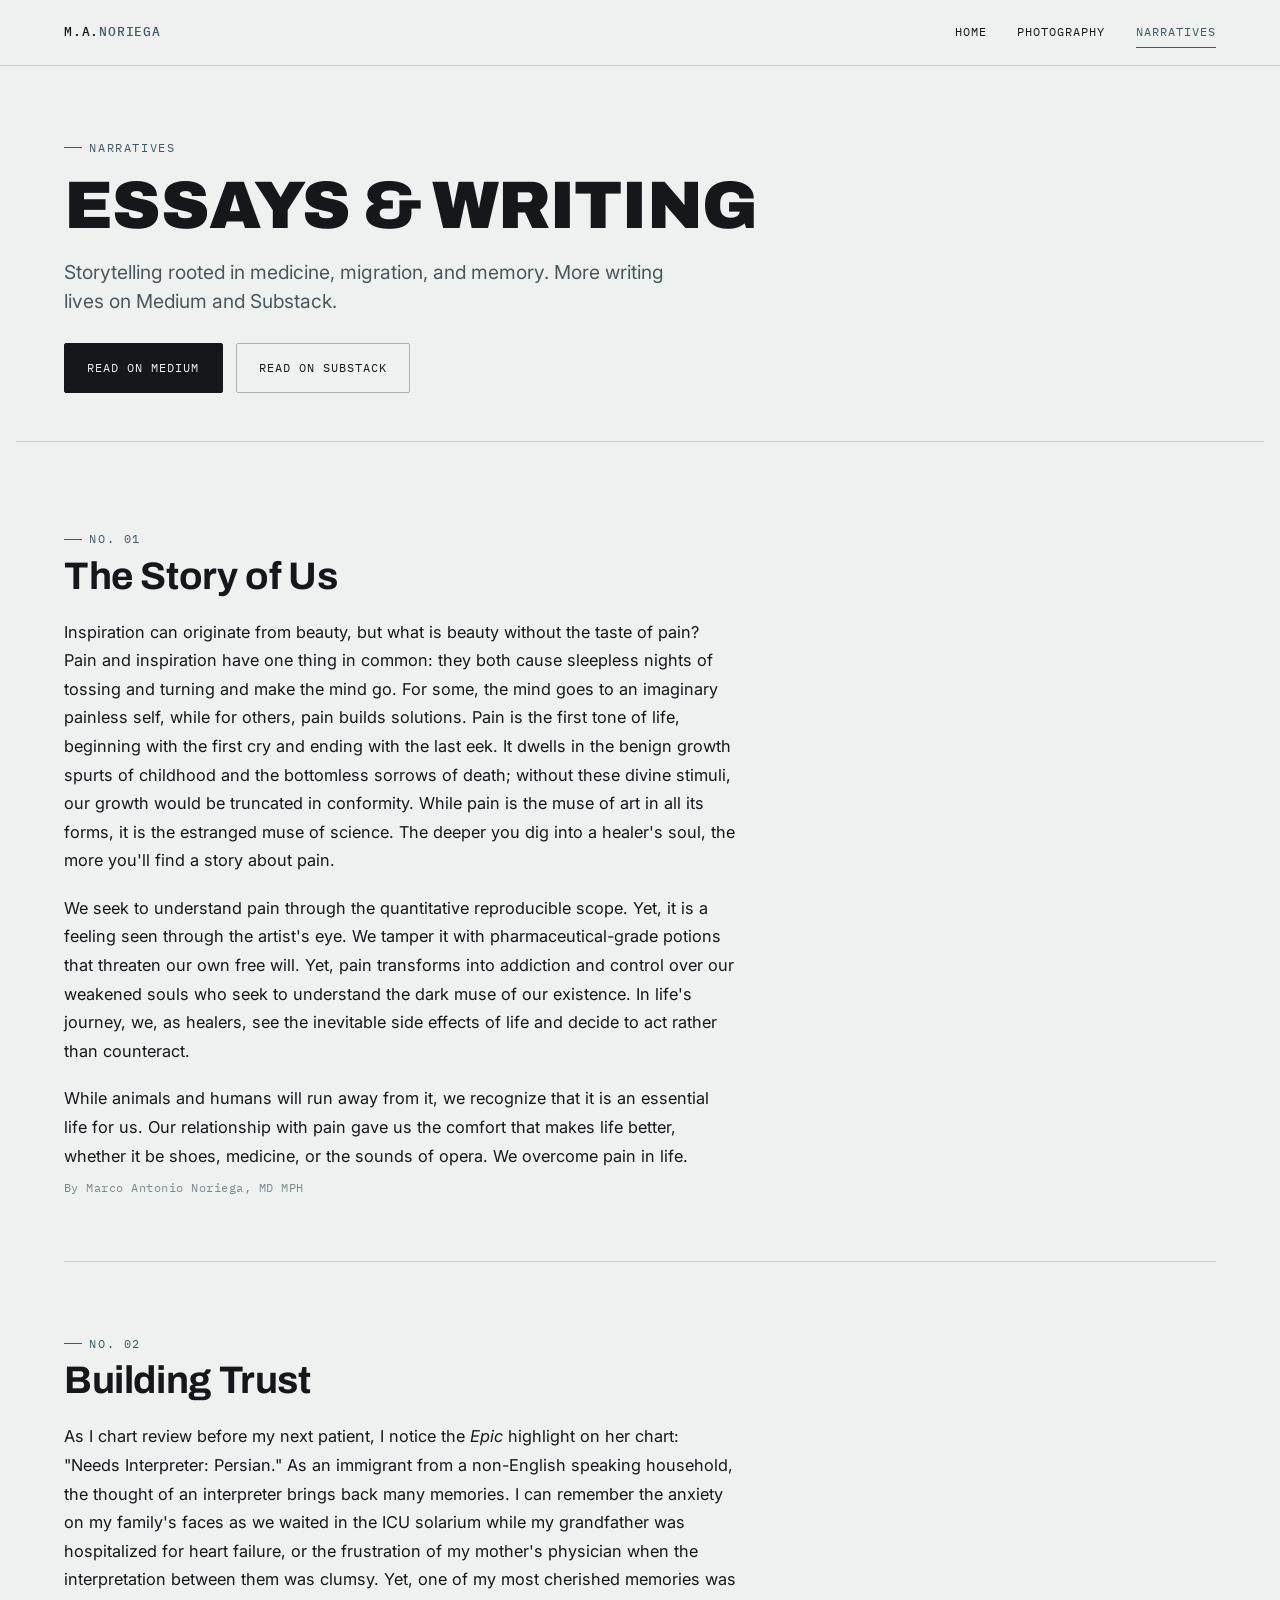
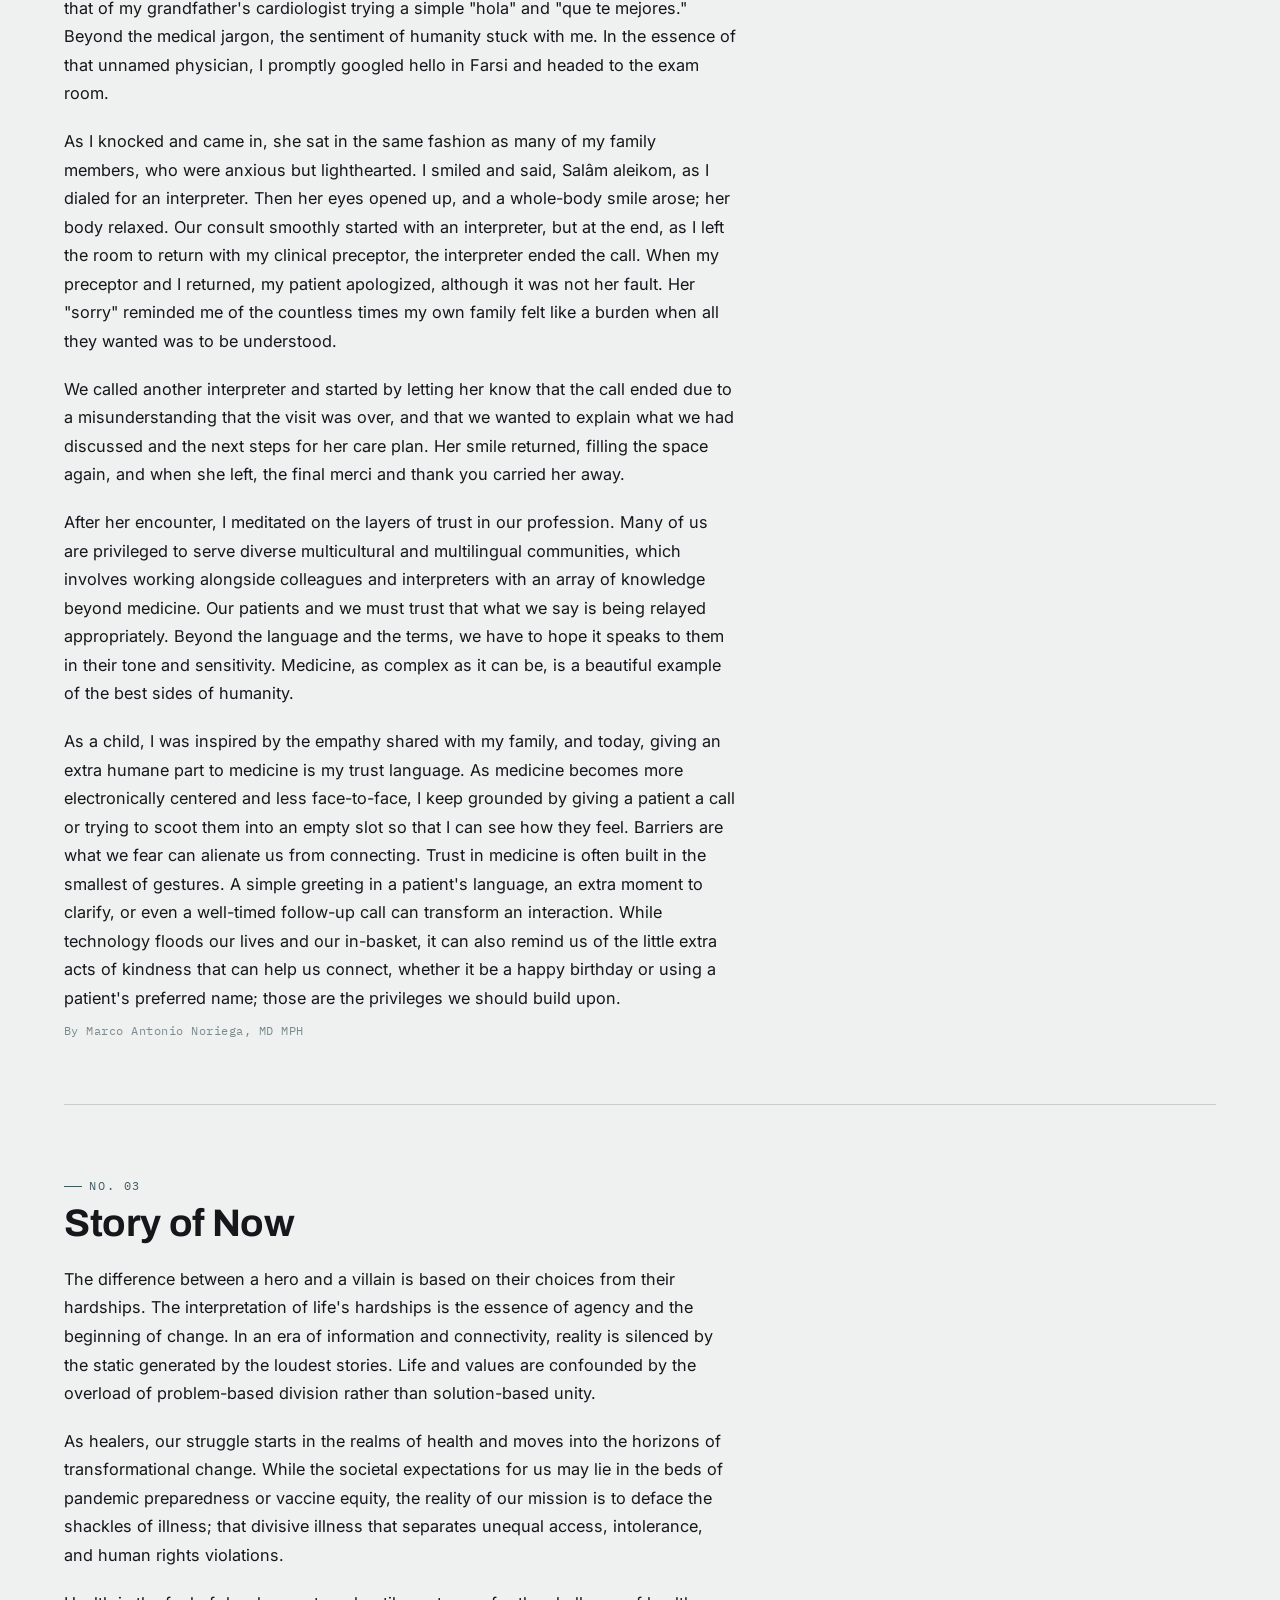
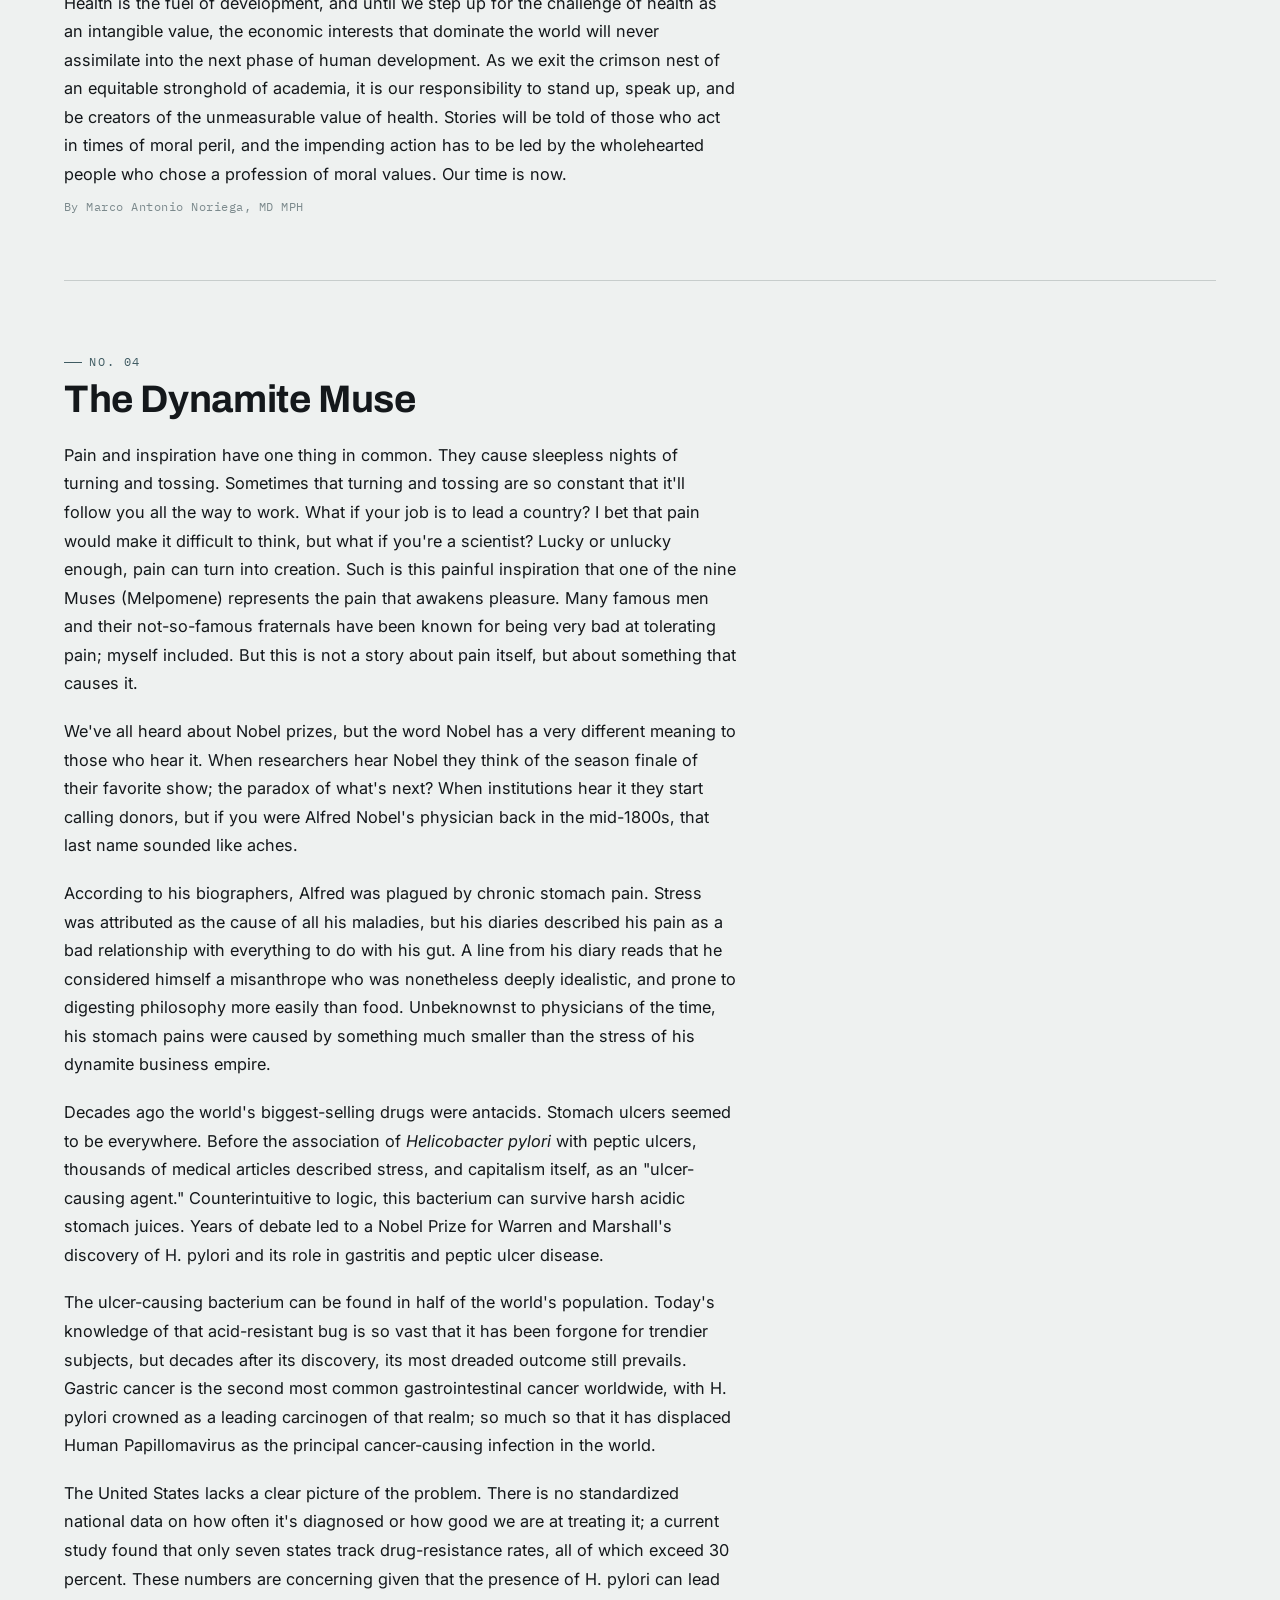
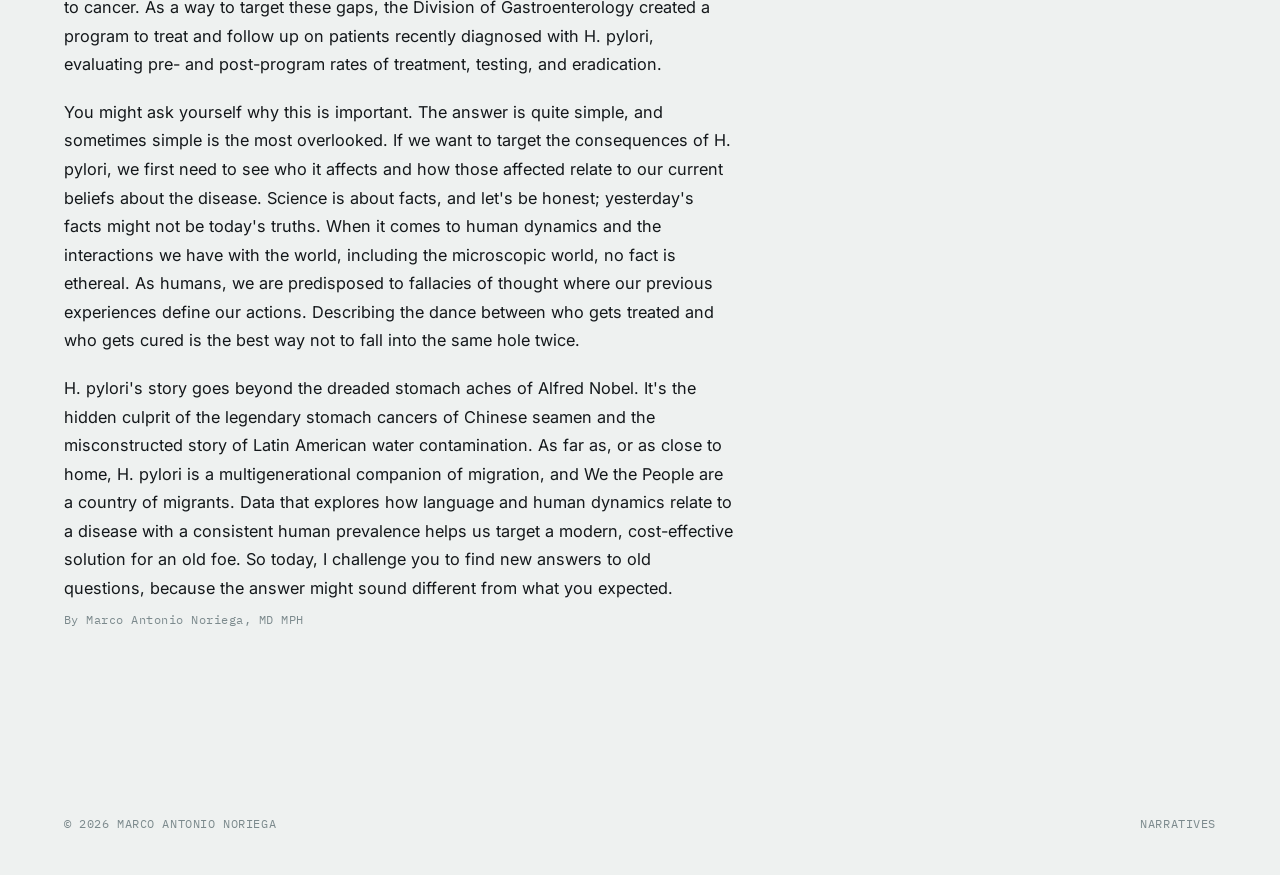
<file: narratives.html>
<!DOCTYPE html>
<html lang="en">
<head>
<meta charset="UTF-8">
<meta name="viewport" content="width=device-width, initial-scale=1.0">
<title>Narratives — Essays &amp; Writing — Marco Antonio Noriega</title>
<meta name="description" content="Essays and writing by Marco Antonio Noriega — on medicine, memory, migration, and the borderlands.">
<link rel="stylesheet" href="styles.css">
</head>
<body>

<header class="site-header">
  <nav class="nav wrap" aria-label="Primary">
    <a href="index.html" class="nav-mark">M.A.<span>NORIEGA</span></a>
    <button class="nav-toggle" aria-expanded="false" aria-controls="nav-links" aria-label="Toggle menu">
      <span></span>
    </button>
    <div class="nav-links" id="nav-links">
      <a href="index.html">Home</a>
      <a href="photography.html">Photography</a>
      <a href="narratives.html" aria-current="page">Narratives</a>
    </div>
  </nav>
</header>

<main>

  <section class="hero wrap" style="padding-block: clamp(2.4rem, 6vw, 4rem) clamp(2rem, 4vw, 3rem);">
    <span class="eyebrow">Narratives</span>
    <h1 style="margin-top:1rem; font-size: clamp(2.2rem, 7vw, 4.2rem);">ESSAYS &amp; WRITING</h1>
    <p class="lede" style="margin-top:1.2rem;">
      Storytelling rooted in medicine, migration, and memory. More writing lives on
      Medium and Substack.
    </p>
    <div class="essay-links">
      <a href="https://medium.com/@marcnorgar" class="btn" target="_blank" rel="noopener noreferrer">Read on Medium</a>
      <a href="https://substack.com/@manmd" class="btn ghost" target="_blank" rel="noopener noreferrer">Read on Substack</a>
    </div>
  </section>

  <section class="section wrap">
    <div class="essays-list">

      <article class="essay">
        <div class="essay-head">
          <span class="eyebrow">No. 01</span>
          <h2 class="essay-title">The Story of Us</h2>
        </div>
        <div class="essay-body">
          <p>Inspiration can originate from beauty, but what is beauty without the taste of pain? Pain and inspiration have one thing in common: they both cause sleepless nights of tossing and turning and make the mind go. For some, the mind goes to an imaginary painless self, while for others, pain builds solutions. Pain is the first tone of life, beginning with the first cry and ending with the last eek. It dwells in the benign growth spurts of childhood and the bottomless sorrows of death; without these divine stimuli, our growth would be truncated in conformity. While pain is the muse of art in all its forms, it is the estranged muse of science. The deeper you dig into a healer's soul, the more you'll find a story about pain.</p>
          <p>We seek to understand pain through the quantitative reproducible scope. Yet, it is a feeling seen through the artist's eye. We tamper it with pharmaceutical-grade potions that threaten our own free will. Yet, pain transforms into addiction and control over our weakened souls who seek to understand the dark muse of our existence. In life's journey, we, as healers, see the inevitable side effects of life and decide to act rather than counteract.</p>
          <p>While animals and humans will run away from it, we recognize that it is an essential life for us. Our relationship with pain gave us the comfort that makes life better, whether it be shoes, medicine, or the sounds of opera. We overcome pain in life.</p>
        </div>
        <p class="essay-byline">By Marco Antonio Noriega, MD MPH</p>
      </article>

      <article class="essay">
        <div class="essay-head">
          <span class="eyebrow">No. 02</span>
          <h2 class="essay-title">Building Trust</h2>
        </div>
        <div class="essay-body">
          <p>As I chart review before my next patient, I notice the <em>Epic</em> highlight on her chart: "Needs Interpreter: Persian." As an immigrant from a non-English speaking household, the thought of an interpreter brings back many memories. I can remember the anxiety on my family's faces as we waited in the ICU solarium while my grandfather was hospitalized for heart failure, or the frustration of my mother's physician when the interpretation between them was clumsy. Yet, one of my most cherished memories was that of my grandfather's cardiologist trying a simple "hola" and "que te mejores." Beyond the medical jargon, the sentiment of humanity stuck with me. In the essence of that unnamed physician, I promptly googled hello in Farsi and headed to the exam room.</p>
          <p>As I knocked and came in, she sat in the same fashion as many of my family members, who were anxious but lighthearted. I smiled and said, Salâm aleikom, as I dialed for an interpreter. Then her eyes opened up, and a whole-body smile arose; her body relaxed. Our consult smoothly started with an interpreter, but at the end, as I left the room to return with my clinical preceptor, the interpreter ended the call. When my preceptor and I returned, my patient apologized, although it was not her fault. Her "sorry" reminded me of the countless times my own family felt like a burden when all they wanted was to be understood.</p>
          <p>We called another interpreter and started by letting her know that the call ended due to a misunderstanding that the visit was over, and that we wanted to explain what we had discussed and the next steps for her care plan. Her smile returned, filling the space again, and when she left, the final merci and thank you carried her away.</p>
          <p>After her encounter, I meditated on the layers of trust in our profession. Many of us are privileged to serve diverse multicultural and multilingual communities, which involves working alongside colleagues and interpreters with an array of knowledge beyond medicine. Our patients and we must trust that what we say is being relayed appropriately. Beyond the language and the terms, we have to hope it speaks to them in their tone and sensitivity. Medicine, as complex as it can be, is a beautiful example of the best sides of humanity.</p>
          <p>As a child, I was inspired by the empathy shared with my family, and today, giving an extra humane part to medicine is my trust language. As medicine becomes more electronically centered and less face-to-face, I keep grounded by giving a patient a call or trying to scoot them into an empty slot so that I can see how they feel. Barriers are what we fear can alienate us from connecting. Trust in medicine is often built in the smallest of gestures. A simple greeting in a patient's language, an extra moment to clarify, or even a well-timed follow-up call can transform an interaction. While technology floods our lives and our in-basket, it can also remind us of the little extra acts of kindness that can help us connect, whether it be a happy birthday or using a patient's preferred name; those are the privileges we should build upon.</p>
        </div>
        <p class="essay-byline">By Marco Antonio Noriega, MD MPH</p>
      </article>

      <article class="essay">
        <div class="essay-head">
          <span class="eyebrow">No. 03</span>
          <h2 class="essay-title">Story of Now</h2>
        </div>
        <div class="essay-body">
          <p>The difference between a hero and a villain is based on their choices from their hardships. The interpretation of life's hardships is the essence of agency and the beginning of change. In an era of information and connectivity, reality is silenced by the static generated by the loudest stories. Life and values are confounded by the overload of problem-based division rather than solution-based unity.</p>
          <p>As healers, our struggle starts in the realms of health and moves into the horizons of transformational change. While the societal expectations for us may lie in the beds of pandemic preparedness or vaccine equity, the reality of our mission is to deface the shackles of illness; that divisive illness that separates unequal access, intolerance, and human rights violations.</p>
          <p>Health is the fuel of development, and until we step up for the challenge of health as an intangible value, the economic interests that dominate the world will never assimilate into the next phase of human development. As we exit the crimson nest of an equitable stronghold of academia, it is our responsibility to stand up, speak up, and be creators of the unmeasurable value of health. Stories will be told of those who act in times of moral peril, and the impending action has to be led by the wholehearted people who chose a profession of moral values. Our time is now.</p>
        </div>
        <p class="essay-byline">By Marco Antonio Noriega, MD MPH</p>
      </article>

      <article class="essay">
        <div class="essay-head">
          <span class="eyebrow">No. 04</span>
          <h2 class="essay-title">The Dynamite Muse</h2>
        </div>
        <div class="essay-body">
          <p>Pain and inspiration have one thing in common. They cause sleepless nights of turning and tossing. Sometimes that turning and tossing are so constant that it'll follow you all the way to work. What if your job is to lead a country? I bet that pain would make it difficult to think, but what if you're a scientist? Lucky or unlucky enough, pain can turn into creation. Such is this painful inspiration that one of the nine Muses (Melpomene) represents the pain that awakens pleasure. Many famous men and their not-so-famous fraternals have been known for being very bad at tolerating pain; myself included. But this is not a story about pain itself, but about something that causes it.</p>
          <p>We've all heard about Nobel prizes, but the word Nobel has a very different meaning to those who hear it. When researchers hear Nobel they think of the season finale of their favorite show; the paradox of what's next? When institutions hear it they start calling donors, but if you were Alfred Nobel's physician back in the mid-1800s, that last name sounded like aches.</p>
          <p>According to his biographers, Alfred was plagued by chronic stomach pain. Stress was attributed as the cause of all his maladies, but his diaries described his pain as a bad relationship with everything to do with his gut. A line from his diary reads that he considered himself a misanthrope who was nonetheless deeply idealistic, and prone to digesting philosophy more easily than food. Unbeknownst to physicians of the time, his stomach pains were caused by something much smaller than the stress of his dynamite business empire.</p>
          <p>Decades ago the world's biggest-selling drugs were antacids. Stomach ulcers seemed to be everywhere. Before the association of <em>Helicobacter pylori</em> with peptic ulcers, thousands of medical articles described stress, and capitalism itself, as an "ulcer-causing agent." Counterintuitive to logic, this bacterium can survive harsh acidic stomach juices. Years of debate led to a Nobel Prize for Warren and Marshall's discovery of H. pylori and its role in gastritis and peptic ulcer disease.</p>
          <p>The ulcer-causing bacterium can be found in half of the world's population. Today's knowledge of that acid-resistant bug is so vast that it has been forgone for trendier subjects, but decades after its discovery, its most dreaded outcome still prevails. Gastric cancer is the second most common gastrointestinal cancer worldwide, with H. pylori crowned as a leading carcinogen of that realm; so much so that it has displaced Human Papillomavirus as the principal cancer-causing infection in the world.</p>
          <p>The United States lacks a clear picture of the problem. There is no standardized national data on how often it's diagnosed or how good we are at treating it; a current study found that only seven states track drug-resistance rates, all of which exceed 30 percent. These numbers are concerning given that the presence of H. pylori can lead to cancer. As a way to target these gaps, the Division of Gastroenterology created a program to treat and follow up on patients recently diagnosed with H. pylori, evaluating pre- and post-program rates of treatment, testing, and eradication.</p>
          <p>You might ask yourself why this is important. The answer is quite simple, and sometimes simple is the most overlooked. If we want to target the consequences of H. pylori, we first need to see who it affects and how those affected relate to our current beliefs about the disease. Science is about facts, and let's be honest; yesterday's facts might not be today's truths. When it comes to human dynamics and the interactions we have with the world, including the microscopic world, no fact is ethereal. As humans, we are predisposed to fallacies of thought where our previous experiences define our actions. Describing the dance between who gets treated and who gets cured is the best way not to fall into the same hole twice.</p>
          <p>H. pylori's story goes beyond the dreaded stomach aches of Alfred Nobel. It's the hidden culprit of the legendary stomach cancers of Chinese seamen and the misconstructed story of Latin American water contamination. As far as, or as close to home, H. pylori is a multigenerational companion of migration, and We the People are a country of migrants. Data that explores how language and human dynamics relate to a disease with a consistent human prevalence helps us target a modern, cost-effective solution for an old foe. So today, I challenge you to find new answers to old questions, because the answer might sound different from what you expected.</p>
        </div>
        <p class="essay-byline">By Marco Antonio Noriega, MD MPH</p>
      </article>

    </div>
  </section>

</main>

<footer class="site-footer wrap">
  <div class="footer-row">
    <span>&copy; 2026 Marco Antonio Noriega</span>
    <span>Narratives</span>
  </div>
</footer>

<script src="script.js"></script>
</body>
</html>
</file>
<file: styles.css>
@import url('https://fonts.googleapis.com/css2?family=Archivo:wght@400;500;700;900&family=IBM+Plex+Mono:wght@400;500&family=Inter:wght@400;500;600&display=swap');

:root {
  /* ---- Color: cool, muted, museum-quiet ---- */
  --bg:          #eef1f0;
  --bg-alt:      #e2e7e6;
  --panel:       #f7f9f8;
  --ink:         #14181b;
  --slate:       #4a565a;
  --slate-soft:  #7c8a8d;
  --accent:      #5c7a82;
  --accent-deep: #3f5b62;
  --line:        #c7cdcc;
  --line-strong: #a9b2b1;

  /* ---- Type ---- */
  --font-display: 'Archivo', sans-serif;
  --font-body:    'Inter', sans-serif;
  --font-mono:    'IBM Plex Mono', monospace;

  /* ---- Rhythm ---- */
  --gutter: clamp(1.25rem, 4vw, 3rem);
  --radius: 2px;
}

* { box-sizing: border-box; }

html {
  scroll-behavior: smooth;
}

body {
  margin: 0;
  background: var(--bg);
  color: var(--ink);
  font-family: var(--font-body);
  font-size: 16px;
  line-height: 1.55;
  -webkit-font-smoothing: antialiased;
}

img { max-width: 100%; display: block; }

/* Casual copy-protection: browsers must still download images to render
   them, so this deters drag/right-click/long-press saves, not determined
   extraction via dev tools. */
img {
  -webkit-user-drag: none;
  user-drag: none;
  -webkit-touch-callout: none;
  user-select: none;
  -webkit-user-select: none;
}

a { color: inherit; text-decoration: none; }

/* Visible keyboard focus everywhere */
a:focus-visible,
button:focus-visible,
input:focus-visible,
textarea:focus-visible {
  outline: 2px solid var(--accent-deep);
  outline-offset: 3px;
}

@media (prefers-reduced-motion: reduce) {
  * { animation-duration: 0.001ms !important; animation-iteration-count: 1 !important; transition-duration: 0.001ms !important; scroll-behavior: auto !important; }
}

.wrap {
  max-width: 78rem;
  margin-inline: auto;
  padding-inline: var(--gutter);
}

.wrap-wide {
  max-width: 96rem;
  margin-inline: auto;
  padding-inline: var(--gutter);
}

.eyebrow {
  font-family: var(--font-mono);
  font-size: 0.72rem;
  letter-spacing: 0.14em;
  text-transform: uppercase;
  color: var(--accent-deep);
  display: inline-flex;
  align-items: center;
  gap: 0.6em;
}
.eyebrow::before {
  content: '';
  width: 1.6em;
  height: 1px;
  background: var(--accent-deep);
}

h1, h2, h3 {
  font-family: var(--font-display);
  font-weight: 900;
  line-height: 0.98;
  margin: 0;
  text-transform: uppercase;
  letter-spacing: -0.01em;
}

h2 { font-size: clamp(1.9rem, 5vw, 3.2rem); }
h3 { font-size: clamp(1.1rem, 2.4vw, 1.5rem); letter-spacing: 0; }

p { margin: 0; color: var(--slate); }

.lede {
  font-size: clamp(1rem, 1.6vw, 1.2rem);
  max-width: 40rem;
  color: var(--slate);
}

/* ---------------------------------------------------------
   Header / nav
   --------------------------------------------------------- */
.site-header {
  position: sticky;
  top: 0;
  z-index: 50;
  background: rgba(238, 241, 240, 0.86);
  backdrop-filter: blur(10px);
  border-bottom: 1px solid var(--line);
}

.nav {
  display: flex;
  align-items: center;
  justify-content: space-between;
  padding-block: 1.1rem;
}

.nav-mark {
  font-family: var(--font-mono);
  font-size: 0.82rem;
  letter-spacing: 0.06em;
  text-transform: uppercase;
  font-weight: 500;
}
.nav-mark span { color: var(--accent-deep); }

.nav-toggle {
  display: none;
  background: none;
  border: 1px solid var(--line-strong);
  border-radius: var(--radius);
  width: 2.4rem;
  height: 2.4rem;
  padding: 0;
  cursor: pointer;
  position: relative;
}
.nav-toggle span,
.nav-toggle span::before,
.nav-toggle span::after {
  content: '';
  position: absolute;
  left: 0.55rem;
  right: 0.55rem;
  height: 1.5px;
  background: var(--ink);
  transition: transform 0.2s ease, opacity 0.2s ease;
}
.nav-toggle span { top: 50%; transform: translateY(-50%); }
.nav-toggle span::before { top: -0.45rem; }
.nav-toggle span::after { top: 0.45rem; }
.nav-toggle[aria-expanded="true"] span { background: transparent; }
.nav-toggle[aria-expanded="true"] span::before { top: 0; transform: rotate(45deg); }
.nav-toggle[aria-expanded="true"] span::after { top: 0; transform: rotate(-45deg); }

.nav-links {
  display: flex;
  gap: clamp(1rem, 2.4vw, 2.2rem);
  font-family: var(--font-mono);
  font-size: 0.78rem;
  letter-spacing: 0.08em;
  text-transform: uppercase;
}

.nav-links a {
  padding-block: 0.3rem;
  border-bottom: 1px solid transparent;
  transition: border-color 0.15s ease, color 0.15s ease;
}
.nav-links a:hover,
.nav-links a[aria-current="page"] {
  border-color: var(--accent-deep);
  color: var(--accent-deep);
}

@media (max-width: 640px) {
  .nav-toggle { display: block; }
  .nav-links {
    position: absolute;
    inset-inline: 0;
    top: 100%;
    flex-direction: column;
    background: var(--panel);
    border-bottom: 1px solid var(--line);
    padding: 1.4rem var(--gutter) 1.8rem;
    gap: 1.1rem;
    transform: translateY(-8px);
    opacity: 0;
    pointer-events: none;
    transition: transform 0.18s ease, opacity 0.18s ease;
  }
  .nav-links.is-open {
    transform: translateY(0);
    opacity: 1;
    pointer-events: auto;
  }
}

/* ---------------------------------------------------------
   Hero
   --------------------------------------------------------- */
.hero {
  padding-block: clamp(3rem, 9vw, 7rem) clamp(2.5rem, 6vw, 4rem);
  border-bottom: 1px solid var(--line);
}

.hero-name {
  margin-top: 1.1rem;
  font-size: clamp(2.6rem, 11vw, 7.2rem);
}

.hero-name em {
  font-style: normal;
  color: transparent;
  -webkit-text-stroke: 1.5px var(--ink);
}

.hero-row {
  margin-top: 1.8rem;
  display: grid;
  grid-template-columns: minmax(0, 1fr);
  gap: 1.6rem;
  align-items: end;
}

@media (min-width: 760px) {
  .hero-row { grid-template-columns: 1.3fr 0.9fr; }
}

.hero-actions {
  margin-top: 1.6rem;
  display: flex;
  flex-wrap: wrap;
  gap: 0.8rem;
}

.btn {
  font-family: var(--font-mono);
  font-size: 0.78rem;
  letter-spacing: 0.08em;
  text-transform: uppercase;
  padding: 0.9rem 1.4rem;
  border-radius: var(--radius);
  border: 1px solid var(--ink);
  background: var(--ink);
  color: var(--bg);
  cursor: pointer;
  transition: background 0.15s ease, color 0.15s ease, border-color 0.15s ease;
  display: inline-flex;
  align-items: center;
  gap: 0.5em;
}
.btn:hover { background: var(--accent-deep); border-color: var(--accent-deep); }

.btn.ghost {
  background: transparent;
  color: var(--ink);
  border-color: var(--line-strong);
}
.btn.ghost:hover { border-color: var(--ink); background: transparent; color: var(--ink); }

/* ---------------------------------------------------------
   Section scaffolding
   --------------------------------------------------------- */
.section {
  padding-block: clamp(2.6rem, 7vw, 5rem);
  border-bottom: 1px solid var(--line);
}
.section:last-of-type { border-bottom: none; }
.section-head {
  display: flex;
  flex-direction: column;
  gap: 0.8rem;
  margin-bottom: clamp(1.8rem, 4vw, 3rem);
}

/* ---------------------------------------------------------
   About (two column, asymmetric)
   --------------------------------------------------------- */
.about-grid {
  display: grid;
  grid-template-columns: minmax(0, 1fr);
  gap: clamp(2rem, 5vw, 4rem);
}
@media (min-width: 780px) {
  .about-grid { grid-template-columns: 0.8fr 1.2fr; align-items: start; }
}

.portrait {
  aspect-ratio: 4 / 5;
  background: linear-gradient(155deg, var(--bg-alt), var(--panel));
  border: 1px solid var(--line);
  border-radius: var(--radius);
  position: relative;
  display: flex;
  align-items: flex-end;
  overflow: hidden;
}
.portrait::before {
  content: '';
  position: absolute;
  inset: 0;
  background:
    repeating-linear-gradient(135deg, rgba(20,24,27,0.05) 0 1px, transparent 1px 26px);
}
.portrait img {
  position: absolute;
  inset: 0;
  width: 100%;
  height: 100%;
  object-fit: cover;
}
.portrait-tag {
  position: relative;
  z-index: 1;
  margin: 0.9rem;
  font-family: var(--font-mono);
  font-size: 0.7rem;
  letter-spacing: 0.08em;
  text-transform: uppercase;
  background: rgba(238,241,240,0.9);
  border: 1px solid var(--line);
  padding: 0.35rem 0.6rem;
  color: var(--slate);
}

.about-copy p + p { margin-top: 1rem; }

.tags {
  margin-top: 1.6rem;
  display: flex;
  flex-wrap: wrap;
  gap: 0.5rem;
}
.tag {
  font-family: var(--font-mono);
  font-size: 0.7rem;
  letter-spacing: 0.06em;
  text-transform: uppercase;
  border: 1px solid var(--line-strong);
  border-radius: var(--radius);
  padding: 0.4rem 0.7rem;
  color: var(--slate);
}

/* ---------------------------------------------------------
   CV list (experience/skills)
   --------------------------------------------------------- */
.cv-list {
  display: flex;
  flex-direction: column;
}
.cv-row {
  display: grid;
  grid-template-columns: minmax(0, 5.5rem) 1fr;
  gap: 1rem;
  padding-block: 1.1rem;
  border-top: 1px solid var(--line);
}
.cv-row:last-child { border-bottom: 1px solid var(--line); }
.cv-date {
  font-family: var(--font-mono);
  font-size: 0.78rem;
  color: var(--accent-deep);
  letter-spacing: 0.04em;
}
.cv-role { font-weight: 600; color: var(--ink); }
.cv-org { color: var(--slate-soft); }
.cv-desc {
  margin-top: 0.4rem;
  color: var(--slate);
  font-size: 0.95rem;
  line-height: 1.6;
  max-width: 42rem;
}

/* ---------------------------------------------------------
   Photography gallery — large format, scrollable
   --------------------------------------------------------- */
.gallery {
  display: flex;
  flex-direction: column;
  gap: clamp(3rem, 8vw, 6rem);
  scroll-snap-type: y proximity;
}

.plate {
  display: flex;
  flex-direction: column;
  scroll-snap-align: start;
  scroll-margin-top: 4.5rem;
}

.plate-figure {
  width: 100%;
  height: min(85vh, 920px);
  background: linear-gradient(150deg, var(--bg-alt), var(--panel) 60%);
  border: 1px solid var(--line);
  position: relative;
  overflow: hidden;
}

/* Square and portrait shots get their own true-shaped, centered frame
   instead of being stretched/cropped into the wide landscape frame. */
.plate.orient-square,
.plate.orient-portrait {
  align-items: center;
}
.plate.orient-square .plate-figure {
  width: min(85vh, 920px);
  height: auto;
  aspect-ratio: 1 / 1;
}
.plate.orient-portrait .plate-figure {
  width: min(56.7vh, 613px);
  height: auto;
  aspect-ratio: 2 / 3;
}
@media (max-width: 640px) {
  .plate.orient-square .plate-figure { width: 62vh; }
  .plate.orient-portrait .plate-figure { width: 41.3vh; }
}
.plate-figure::before {
  content: '';
  position: absolute;
  inset: 0;
  background: repeating-linear-gradient(45deg, rgba(20,24,27,0.045) 0 1px, transparent 1px 22px);
}
.plate-figure img {
  position: absolute;
  inset: 0;
  width: 100%;
  height: 100%;
  object-fit: cover;
}

@media (max-width: 640px) {
  .plate-figure { height: 62vh; }
}

.plate-index {
  position: absolute;
  top: 0.8rem;
  left: 0.8rem;
  z-index: 1;
  font-family: var(--font-mono);
  font-size: 0.68rem;
  letter-spacing: 0.06em;
  color: var(--slate-soft);
  background: rgba(238,241,240,0.85);
  padding: 0.2rem 0.45rem;
}

.plate-meta {
  padding-top: 1.1rem;
  border-top: 1px solid var(--line);
  margin-top: 1.1rem;
  display: flex;
  flex-wrap: wrap;
  align-items: baseline;
  justify-content: space-between;
  gap: 0.6rem 1.5rem;
}
.plate-title {
  font-family: var(--font-display);
  font-weight: 700;
  text-transform: none;
  font-size: clamp(1.1rem, 2.2vw, 1.5rem);
  letter-spacing: -0.01em;
}
.plate-caption {
  margin-top: 0.3rem;
  font-size: 0.9rem;
  color: var(--slate-soft);
  flex-basis: 100%;
}
.plate-tag {
  font-family: var(--font-mono);
  font-size: 0.72rem;
  letter-spacing: 0.06em;
  text-transform: uppercase;
  color: var(--accent-deep);
  white-space: nowrap;
}

/* ---------------------------------------------------------
   Narratives / essays index
   --------------------------------------------------------- */
.essay-list {
  display: flex;
  flex-direction: column;
}
.essay-card {
  display: grid;
  grid-template-columns: minmax(0, 3.5rem) 1fr;
  gap: 1.2rem;
  padding-block: clamp(1.6rem, 3vw, 2.2rem);
  border-top: 1px solid var(--line);
}
.essay-card:last-child { border-bottom: 1px solid var(--line); }

.essay-index {
  font-family: var(--font-mono);
  font-size: 0.78rem;
  color: var(--accent-deep);
  letter-spacing: 0.04em;
}

.essay-title {
  font-family: var(--font-display);
  font-weight: 700;
  text-transform: none;
  font-size: clamp(1.15rem, 2.4vw, 1.55rem);
  letter-spacing: -0.01em;
  margin: 0;
}

.essay-meta {
  margin-top: 0.4rem;
  font-family: var(--font-mono);
  font-size: 0.72rem;
  letter-spacing: 0.06em;
  text-transform: uppercase;
  color: var(--slate-soft);
}

.essay-excerpt {
  margin-top: 0.8rem;
  color: var(--slate);
  max-width: 42rem;
}

.essay-link {
  display: inline-flex;
  align-items: center;
  gap: 0.4em;
  margin-top: 1rem;
  font-family: var(--font-mono);
  font-size: 0.76rem;
  letter-spacing: 0.06em;
  text-transform: uppercase;
  color: var(--accent-deep);
  border-bottom: 1px solid var(--accent-deep);
  padding-bottom: 0.1rem;
  transition: opacity 0.15s ease;
}
.essay-link:hover { opacity: 0.7; }

/* ---------------------------------------------------------
   Essays / Narratives
   --------------------------------------------------------- */
.essay-links {
  margin-top: 1.6rem;
  display: flex;
  flex-wrap: wrap;
  gap: 0.8rem;
}

.essays-list {
  display: flex;
  flex-direction: column;
}

.essay {
  padding-block: clamp(2.4rem, 6vw, 4rem);
  border-top: 1px solid var(--line);
}
.essay:first-child { border-top: none; padding-top: 0; }

.essay-head {
  margin-bottom: 1.4rem;
}

.essay-title {
  margin-top: 0.6rem;
  font-size: clamp(1.6rem, 4vw, 2.4rem);
}

.essay-byline {
  margin-top: 0.5rem;
  font-family: var(--font-mono);
  font-size: 0.78rem;
  letter-spacing: 0.04em;
  color: var(--slate-soft);
}

.essay-body {
  max-width: 42rem;
}
.essay-body p {
  color: var(--ink);
  font-size: 1.02rem;
  line-height: 1.75;
}
.essay-body p + p { margin-top: 1.2rem; }

/* ---------------------------------------------------------
   Narratives / contact
   --------------------------------------------------------- */
.contact-grid {
  display: grid;
  grid-template-columns: minmax(0, 1fr);
  gap: clamp(2.2rem, 5vw, 3.5rem);
}
@media (min-width: 860px) {
  .contact-grid { grid-template-columns: 1.05fr 0.85fr; }
}

.field {
  display: flex;
  flex-direction: column;
  gap: 0.5rem;
  margin-bottom: 1.3rem;
}
.field label {
  font-family: var(--font-mono);
  font-size: 0.72rem;
  letter-spacing: 0.08em;
  text-transform: uppercase;
  color: var(--slate);
}
.field input,
.field textarea {
  font-family: var(--font-body);
  font-size: 1rem;
  padding: 0.85rem 0.9rem;
  border: 1px solid var(--line-strong);
  border-radius: var(--radius);
  background: var(--panel);
  color: var(--ink);
  resize: vertical;
}
.field textarea { min-height: 8.5rem; }
.field input:focus,
.field textarea:focus { border-color: var(--accent-deep); }

.form-note {
  margin-top: 0.9rem;
  font-family: var(--font-mono);
  font-size: 0.75rem;
  color: var(--accent-deep);
  min-height: 1.2rem;
}

.info-panel {
  border: 1px solid var(--line);
  background: var(--panel);
  padding: clamp(1.4rem, 3vw, 2rem);
}

.map-box {
  aspect-ratio: 16 / 10;
  background: linear-gradient(150deg, var(--bg-alt), var(--panel));
  border: 1px dashed var(--line-strong);
  display: flex;
  align-items: center;
  justify-content: center;
  text-align: center;
  padding: 1rem;
}
.map-box p {
  font-family: var(--font-mono);
  font-size: 0.78rem;
  letter-spacing: 0.04em;
  color: var(--slate-soft);
  max-width: 16rem;
}

.info-divider {
  border: none;
  border-top: 1px solid var(--line);
  margin-block: 1.4rem;
}

.hours-row {
  display: flex;
  justify-content: space-between;
  gap: 1rem;
  padding-block: 0.5rem;
  font-size: 0.92rem;
}
.hours-row span:first-child { color: var(--ink); font-weight: 500; }
.hours-row span:last-child { font-family: var(--font-mono); font-size: 0.82rem; color: var(--slate-soft); }

.address-line { margin-top: 0.4rem; }

/* ---------------------------------------------------------
   Footer
   --------------------------------------------------------- */
.site-footer {
  padding-block: clamp(2rem, 4vw, 2.6rem);
}
.footer-row {
  display: flex;
  flex-wrap: wrap;
  gap: 1rem;
  justify-content: space-between;
  align-items: center;
  font-family: var(--font-mono);
  font-size: 0.72rem;
  letter-spacing: 0.05em;
  text-transform: uppercase;
  color: var(--slate-soft);
}
</file>
